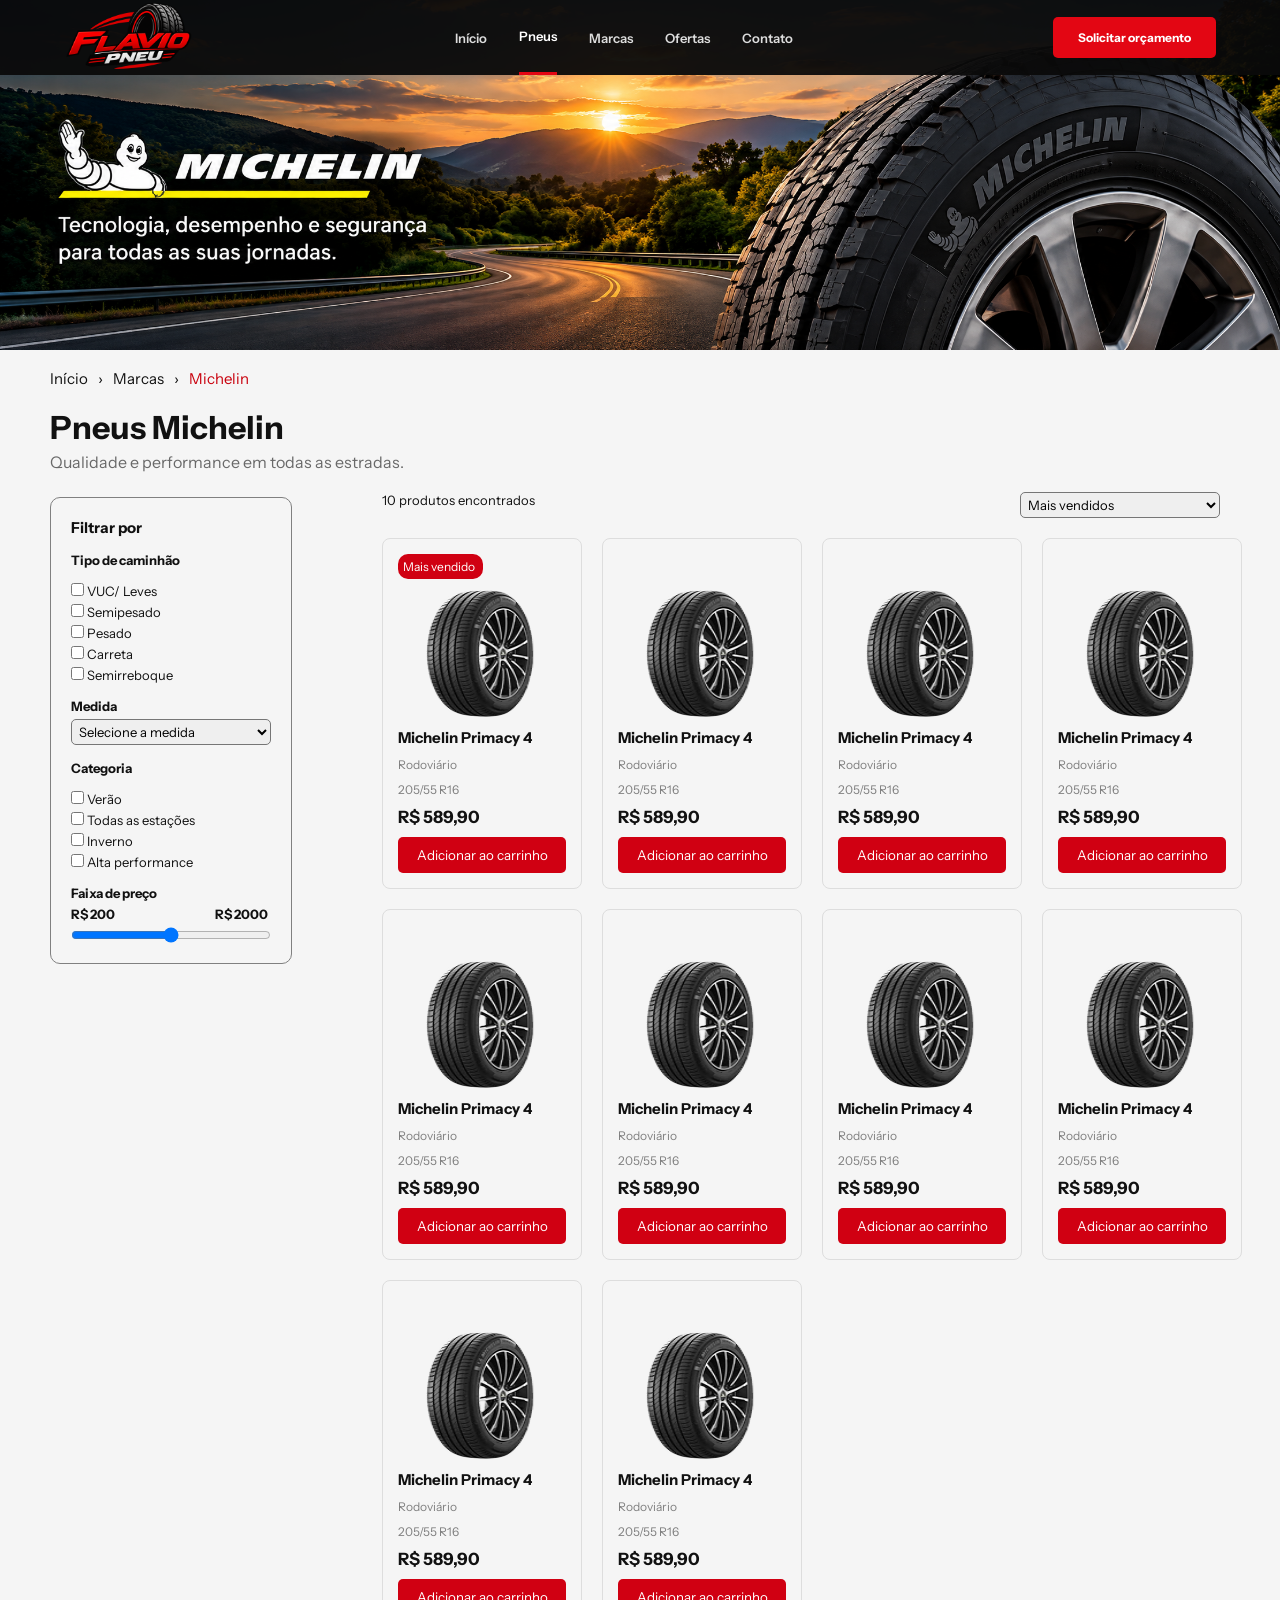
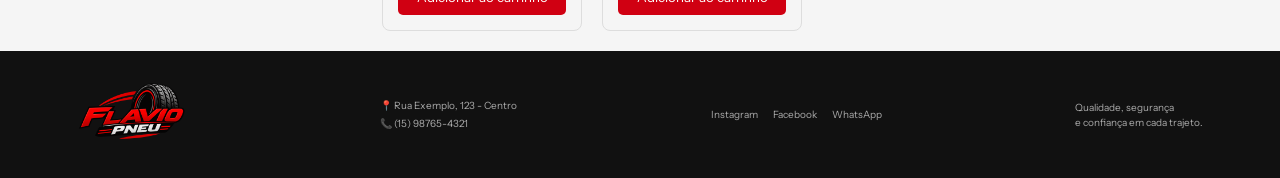
<file: pages/pneus.html>
<!DOCTYPE html>
<html lang="pt-BR">

<head>
    <meta charset="UTF-8">
    <meta name="viewport" content="width=device-width, initial-scale=1.0">
    <title>Flavio Pneu - Pneus</title>
    <link rel="stylesheet" href="../css/pneus.css">
    <link rel="preconnect" href="https://fonts.googleapis.com">
    <link rel="preconnect" href="https://fonts.gstatic.com" crossorigin>
    <link href="https://fonts.googleapis.com/css2?family=Instrument+Sans:ital,wght@0,400..700;1,400..700&display=swap"
        rel="stylesheet">
</head>

<body class="pagina-pneus">
    <header>

        <div class="logo">
            <img src="../img/Logo Esportivo Flavio Pneu.png" alt="Flavio Pneu">
        </div>

        <nav>
            <a href="inicio.html">Início</a>
            <a class="ativo" href="./pneus.html">Pneus</a>
            <a href="#">Marcas</a>
            <a href="#">Ofertas</a>
            <a href="#">Contato</a>
        </nav>

        <a href="#" class="botao-vermelho">
            Solicitar orçamento
        </a>

    </header>

    <section class="banner2">
        <div class="banner-conteudo">
            <img src="../img/Banner Michelin_ Estrada ao Pôr do Sol (1).png" alt="">
        </div>
    </section>

    <main class="pagina-produtos">
        <!-- CAMINHO DE NAVEGAÇÃO -->


        <div class="caminho">
            <a href="../pages/inicio.html">Início</a>
            <span>›</span>
            <a href="#">Marcas</a>
            <span>›</span>
            <strong>Michelin</strong>
        </div>


        <!-- TÍTULO DA PÁGINA -->
        <div class="cabecalho-produtos">
            <h1>Pneus Michelin</h1>
            <p>Qualidade e performance em todas as estradas.</p>
        </div>

        <!-- ÁREA DE FILTROS E PRODUTOS -->
        <section class="lero">
            <section class="conteudo-produtos">
                <aside class="filtros">
                    <h2>Filtrar por</h2>
                    <h3>Tipo de caminhão</h3>
                    <div class="tipo">
                        <label>
                            <input type="checkbox">
                            VUC/ Leves
                        </label>
                        <label>
                            <input type="checkbox">
                            Semipesado
                        </label>
                        <label>
                            <input type="checkbox">
                            Pesado
                        </label>
                        <label>
                            <input type="checkbox">
                            Carreta
                        </label>
                        <label>
                            <input type="checkbox">
                            Semirreboque
                        </label>
                    </div>

                    <div class="tipo">
                        <h3>Medida</h3>
                        <select>
                            <option>Selecione a medida</option>
                            <option>Aro 16</option>
                            <option>Aro 17.5</option>
                            <option>Aro 19.5</option>
                            <option>Aro 20</option>
                            <option>Aro 22</option>
                            <option>Aro 22.5</option>
                            <option>Aro 24.5</option>
                        </select>
                    </div>

                    <h3>Categoria</h3>
                    <div class="tipo">
                        <label>
                            <input type="checkbox">
                            Verão
                        </label>
                        <label>
                            <input type="checkbox">
                            Todas as estações
                        </label>
                        <label>
                            <input type="checkbox">
                            Inverno
                        </label>
                        <label>
                            <input type="checkbox">
                            Alta performance
                        </label>
                    </div>

                    <div class="preco">
                        <h3>Faixa de preço</h3>
                        <div class="valores">
                            <span>R$ 200</span>
                            <span>R$ 2000</span>
                        </div>
                        <input type="range" min="100" max="2000" step="50">
                    </div>

                </aside>

            </section>

            <div class="area-produtos">
                <div class="ordenacao">
                    <span>10 produtos encontrados</span>
                    <select>
                        <option>Mais vendidos</option>
                        <option>Menor preço</option>
                        <option>Maior preço</option>
                    </select>
                </div>
                <div class="lista-produtos">
                    <div class="card-produto">

                        <span>Mais vendido</span>

                        <img src="../img/pneu.png" alt="Pneu Michelin">

                        <div class="informacoes-produto">

                            <h3>Michelin Primacy 4</h3>

                            <p class="categoria">Rodoviário</p>

                            <p class="medida">205/55 R16</p>

                            <p class="preco">R$ 589,90</p>

                            <button>
                                 Adicionar ao carrinho
                            </button>

                        </div>

                        
                    </div>

                    <div class="card-produto card">

                        

                        <img src="../img/pneu.png" alt="Pneu Michelin">

                        <div class="informacoes-produto">

                            <h3>Michelin Primacy 4</h3>

                            <p class="categoria">Rodoviário</p>

                            <p class="medida">205/55 R16</p>

                            <p class="preco">R$ 589,90</p>

                            <button>
                                 Adicionar ao carrinho
                            </button>

                        </div>

                        
                    </div>

                    <div class="card-produto card">

                        

                        <img src="../img/pneu.png" alt="Pneu Michelin">

                        <div class="informacoes-produto">

                            <h3>Michelin Primacy 4</h3>

                            <p class="categoria">Rodoviário</p>

                            <p class="medida">205/55 R16</p>

                            <p class="preco">R$ 589,90</p>

                            <button>
                                 Adicionar ao carrinho
                            </button>

                        </div>

                        
                    </div>

                    <div class="card-produto card">

                        

                        <img src="../img/pneu.png" alt="Pneu Michelin">

                        <div class="informacoes-produto">

                            <h3>Michelin Primacy 4</h3>

                            <p class="categoria">Rodoviário</p>

                            <p class="medida">205/55 R16</p>

                            <p class="preco">R$ 589,90</p>

                            <button>
                                 Adicionar ao carrinho
                            </button>

                        </div>

                        
                    </div>

                    <div class="card-produto card">

                        

                        <img src="../img/pneu.png" alt="Pneu Michelin">

                        <div class="informacoes-produto">

                            <h3>Michelin Primacy 4</h3>

                            <p class="categoria">Rodoviário</p>

                            <p class="medida">205/55 R16</p>

                            <p class="preco">R$ 589,90</p>

                            <button>
                                 Adicionar ao carrinho
                            </button>

                        </div>

                        
                    </div>

                    <div class="card-produto card">

                        

                        <img src="../img/pneu.png" alt="Pneu Michelin">

                        <div class="informacoes-produto">

                            <h3>Michelin Primacy 4</h3>

                            <p class="categoria">Rodoviário</p>

                            <p class="medida">205/55 R16</p>

                            <p class="preco">R$ 589,90</p>

                            <button>
                                 Adicionar ao carrinho
                            </button>

                        </div>

                        
                    </div>

                    <div class="card-produto card">

                        

                        <img src="../img/pneu.png" alt="Pneu Michelin">

                        <div class="informacoes-produto">

                            <h3>Michelin Primacy 4</h3>

                            <p class="categoria">Rodoviário</p>

                            <p class="medida">205/55 R16</p>

                            <p class="preco">R$ 589,90</p>

                            <button>
                                 Adicionar ao carrinho
                            </button>

                        </div>

                        
                    </div>

                    <div class="card-produto card">

                        

                        <img src="../img/pneu.png" alt="Pneu Michelin">

                        <div class="informacoes-produto">

                            <h3>Michelin Primacy 4</h3>

                            <p class="categoria">Rodoviário</p>

                            <p class="medida">205/55 R16</p>

                            <p class="preco">R$ 589,90</p>

                            <button>
                                 Adicionar ao carrinho
                            </button>

                        </div>

                        
                    </div>

                    <div class="card-produto card">

                        

                        <img src="../img/pneu.png" alt="Pneu Michelin">

                        <div class="informacoes-produto">

                            <h3>Michelin Primacy 4</h3>

                            <p class="categoria">Rodoviário</p>

                            <p class="medida">205/55 R16</p>

                            <p class="preco">R$ 589,90</p>

                            <button>
                                 Adicionar ao carrinho
                            </button>

                        </div>

                        
                    </div>

                    <div class="card-produto card">

                        

                        <img src="../img/pneu.png" alt="Pneu Michelin">

                        <div class="informacoes-produto">

                            <h3>Michelin Primacy 4</h3>

                            <p class="categoria">Rodoviário</p>

                            <p class="medida">205/55 R16</p>

                            <p class="preco">R$ 589,90</p>

                            <button>
                                 Adicionar ao carrinho
                            </button>

                        </div>

                        
                    </div>

                    

                </div>

        </section>
    </main>
    <footer>
        <div class="footer-logo">
            <img src="../img/Logo Esportivo Flavio Pneu.png" alt="Flavio Pneu">
        </div>
        <div class="footer-info">
            <p>📍 Rua Exemplo, 123 - Centro</p>
            <p>📞 (15) 98765-4321</p>
        </div>
        <div class="footer-redes">
            <span>Instagram</span>
            <span>Facebook</span>
            <span>WhatsApp</span>
        </div>
        <div class="footer-texto">
            Qualidade, segurança<br>
            e confiança em cada trajeto.
        </div>
    </footer>
</body>

</html>
</file>
<file: css/pneus.css>
* {
    margin: 0;
    padding: 0;
    box-sizing: border-box;
    font-family: "Instrument Sans", sans-serif;
    font-optical-sizing: auto;
    font-variation-settings:
        "wdth" 100;
}

body {
    background: #f5f5f5;
    color: #111;
}

header {
    position: absolute;
    top: 0;
    left: 0;

    width: 100%;
    height: 75px;

    padding: 0 5%;

    display: flex;
    align-items: center;
    justify-content: space-between;

    background: rgba(10, 10, 10, 0.95);

    z-index: 10;
}


.logo img {
    width: 130px;
    height: auto;
    display: block;
}

nav {
    display: flex;
    align-items: center;
    gap: 32px;
}

nav a {
    color: #ddd;
    text-decoration: none;

    font-size: 13px;
    font-weight: 600;

    padding: 28px 0;

    transition: 0.3s;
}

nav a:hover {
    color: white;
}

nav a.ativo {
    color: white;
    border-bottom: 3px solid #E30613;
}


.banner2 img {
    width: 100%;
    height: 350px;
    object-fit: cover;
    object-position: 50% 30%;
}


.botao-vermelho {
    background: #E30613;
    color: white;
    text-decoration: none;
    border-radius: 5px;
    padding: 13px 25px;
    font-size: 12px;
    font-weight: bold;
    display: inline-block;
    transition: 0.3s;
}

.botao-vermelho:hover {
    background: #c9000d;
    transform: translateY(-2px);
}

footer {
    background: #111;
    color: white;
    min-height: 100px;
    padding: 25px 6%;
    display: flex;
    align-items: center;
    justify-content: space-between;
    gap: 30px;
}

.footer-logo img {
    width: 110px;
}

.footer-info {
    color: #aaa;
    font-size: 10px;
    line-height: 1.8;
}

.footer-redes {
    display: flex;
    gap: 15px;
    color: #aaa;
    font-size: 10px;
}

.footer-texto {
    color: #aaa;
    font-size: 10px;
    line-height: 1.5;
}

/* meu jeitinho de fazer código barbixa, é IA nn */

.caminho {
    display: flex;
    justify-content: flex-start;
    gap: 10px;
    margin: 15px 50px;
    font-size: 15px;

    & a {
        text-decoration: none;
        color: #111;
    }

    & strong {
        color: #c9000d;
        font-weight: 100;
    }
}

.cabecalho-produtos {
    display: flex;
    justify-content: space-between;
    flex-direction: column;
    gap: 5px;
    margin: 20px 50px;

    & p {
        color: rgb(105, 105, 105);
    }
}

.filtros {
    display: flex;
    justify-content: flex-start;
    flex-direction: column;
    gap: 15px;
    margin: 5px 50px;
    padding: 20px;
    border: 1px solid gray;
    border-radius: 10px;

    & h2 {
        font-size: 15px;
    }

    & h3 {
        font-size: 13px;
    }
}


.tipo {
    display: flex;
    justify-content: flex-start;
    flex-direction: column;
    gap: 5px;
    font-size: 13px;

    & input[type="checkbox"] {
        accent-color: red;
    }

    & select {
        width: 200px;
        border-radius: 5px;
        padding: 3px;
        font-size: 13px;
    }
}

.preco {
    display: flex;
    justify-content: flex-start;
    flex-direction: column;
    gap: 5px;
}

.valores {
    display: flex;
    justify-content: flex-start;
    gap: 100px;

    & span {
        font-size: 13px;
    }
}

.lero {
    display: flex;
    justify-content: flex-start;
    gap: 40px;
}

.area-produtos{
    display: flex;
    flex-direction: column;
    gap: 20px;
}

.ordenacao {
    display: flex;
    justify-content: space-between;
    margin-right: 60px ;
    font-size: 13px;

    & select {
        width: 200px;
        border-radius: 5px;
        padding: 3px;
        font-size: 13px;
    }
}

.lista-produtos {
    display: flex;
    gap: 20px;
    flex-wrap: wrap;
    margin-bottom: 20px;
}

.card-produto {
    display: flex;
    width: 200px;
    padding: 15px;
    border: 1px solid #ddd;
    border-radius: 8px;
    flex-direction: column;

    & span {
        background-color: #d00012;
        color: white;
        padding: 5px;
        border-radius: 10px;
        font-size: 12px;
        width: 85px;
    }

    & img {
        display: flex;
        width: 160px;
        height: 139px;
        margin: 5px;

    }

   & button{
    width: 100%;
    padding: 10px;
    background-color: #d00012;
    color: white;
    border: none;
    border-radius: 5px;
    cursor: pointer;
}
}


.informacoes-produto {
    display: flex;
    flex-direction: column;
    justify-content: space-between;
    gap: 10px;

    & h3{
        font-size: 15px;
    }
    
}

.categoria,
.medida {
    color: gray;
    font-size: 12px;
}

.preco {
    font-size: 17px;
    font-weight: bold;
}

.card{
    display: flex;
    padding-top: 40px;
}
</file>
